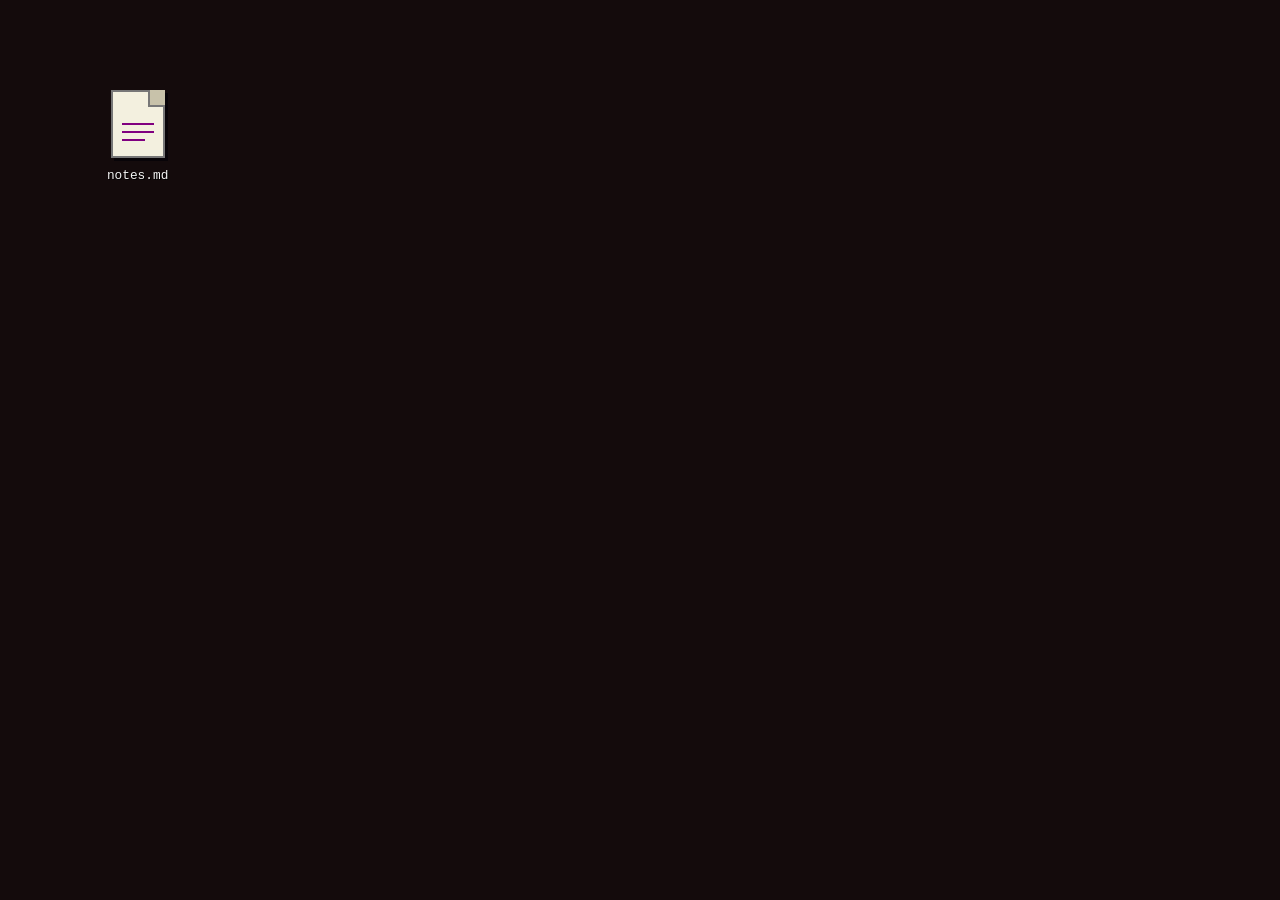
<file: about/index.html>
<!DOCTYPE html>
<html lang="en">
<head>
  <meta charset="UTF-8">
  <meta name="viewport" content="width=device-width, initial-scale=1.0">
  <title>About — Ludic Acid</title>
  <link rel="icon" href="../second-sight/favicon.svg" type="image/svg+xml">
  <link rel="stylesheet" href="../assets/css/about.css">
</head>
<body>
  <main class="desktop" aria-label="About Ludic Acid">
    <a class="file" id="notes-file" href="../notes.md">
      <span class="file-icon" aria-hidden="true">
        <span class="file-lines"></span>
      </span>
      <span class="file-name">notes.md</span>
    </a>

    <aside class="notes-window" id="notes-window" popover aria-labelledby="notes-title">
      <header class="window-bar">
        <span id="notes-title">notes.md - Notepad</span>
        <button type="button" aria-label="Close notes" popovertarget="notes-window" popovertargetaction="hide">×</button>
      </header>
      <pre id="notes-content">Opening notes.md...</pre>
      <a class="raw-link" href="../notes.md">open raw file</a>
    </aside>
  </main>

  <script src="../assets/js/about.js"></script>
</body>
</html>
</file>
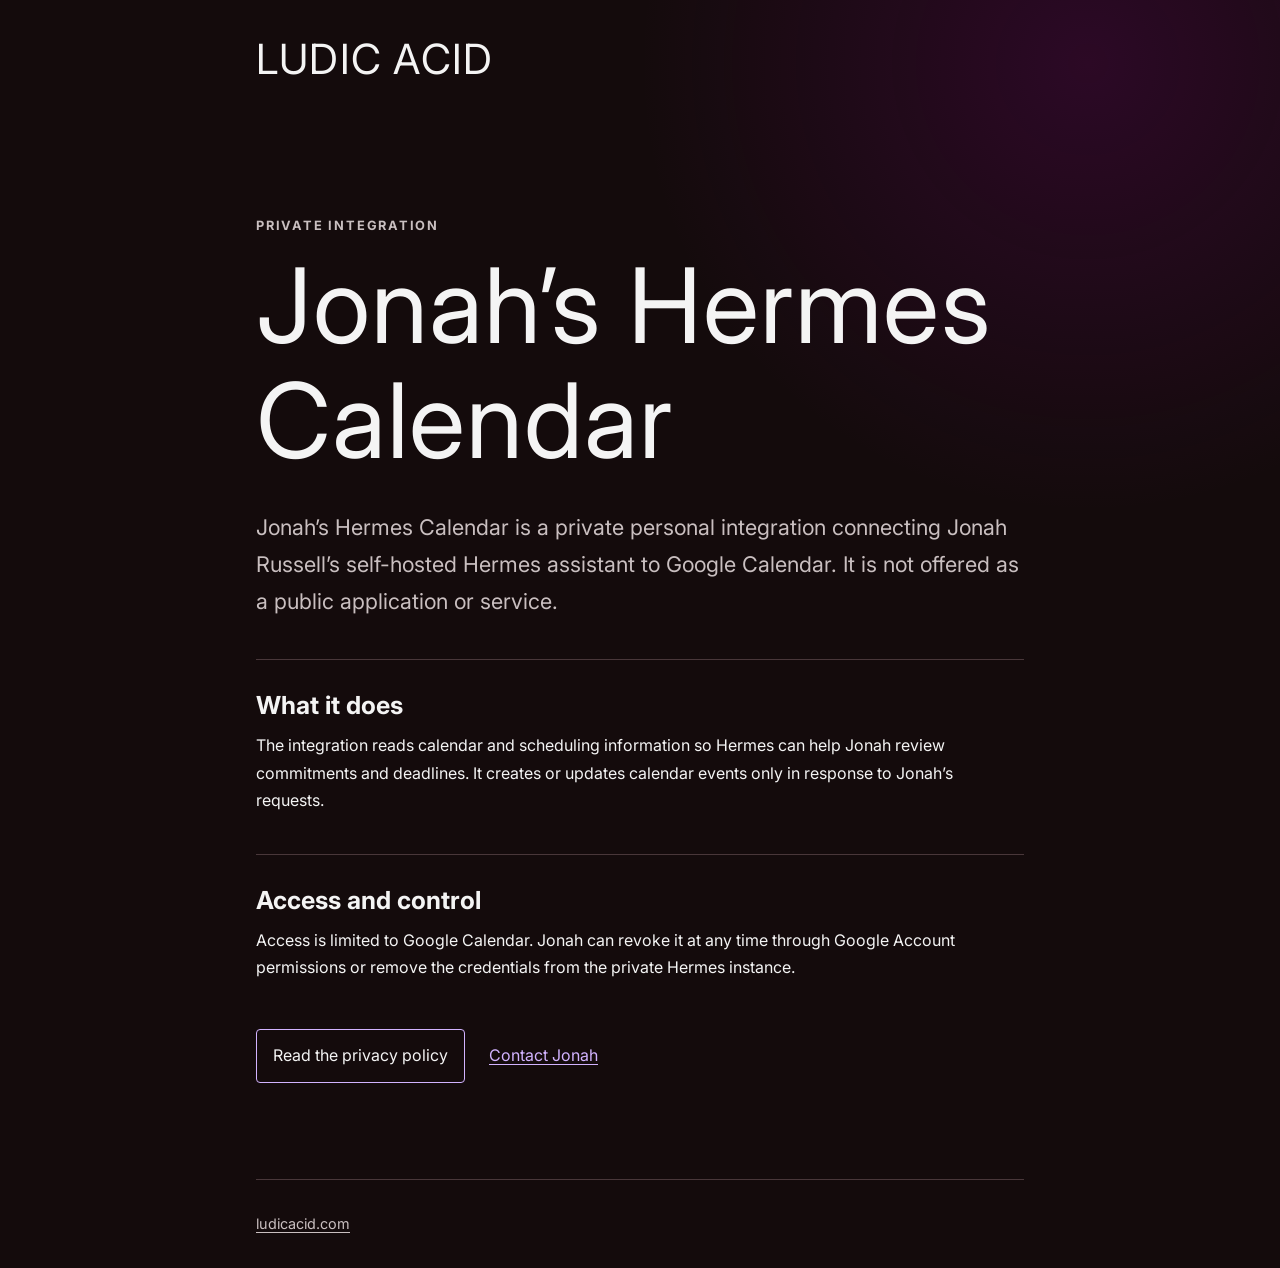
<file: hermes-calendar/index.html>
<!DOCTYPE html>
<html lang="en">
<head>
  <meta charset="UTF-8">
  <meta name="viewport" content="width=device-width, initial-scale=1.0">
  <meta name="description" content="Information about Jonah Russell’s private Hermes integration with Google Calendar.">
  <link rel="canonical" href="https://ludicacid.com/hermes-calendar/">
  <title>Jonah’s Hermes Calendar — Ludic Acid</title>
  <link rel="icon" href="../second-sight/favicon.svg" type="image/svg+xml">
  <link href="https://fonts.googleapis.com/css2?family=Inter:wght@400;600;700&amp;display=swap" rel="stylesheet">
  <link rel="stylesheet" href="../assets/css/legal.css">
</head>
<body>
  <header class="site-header">
    <a class="site-name" href="/">Ludic Acid</a>
  </header>

  <main>
    <p class="eyebrow">Private integration</p>
    <h1>Jonah’s Hermes Calendar</h1>

    <p class="lede">
      Jonah’s Hermes Calendar is a private personal integration connecting Jonah
      Russell’s self-hosted Hermes assistant to Google Calendar. It is not
      offered as a public application or service.
    </p>

    <section aria-labelledby="purpose-title">
      <h2 id="purpose-title">What it does</h2>
      <p>
        The integration reads calendar and scheduling information so Hermes can
        help Jonah review commitments and deadlines. It creates or updates
        calendar events only in response to Jonah’s requests.
      </p>
    </section>

    <section aria-labelledby="access-title">
      <h2 id="access-title">Access and control</h2>
      <p>
        Access is limited to Google Calendar. Jonah can revoke it at any time
        through Google Account permissions or remove the credentials from the
        private Hermes instance.
      </p>
    </section>

    <div class="actions">
      <a class="button" href="privacy/">Read the privacy policy</a>
      <a href="mailto:jonah@ludicacid.com">Contact Jonah</a>
    </div>
  </main>

  <footer>
    <a href="/">ludicacid.com</a>
  </footer>
</body>
</html>
</file>
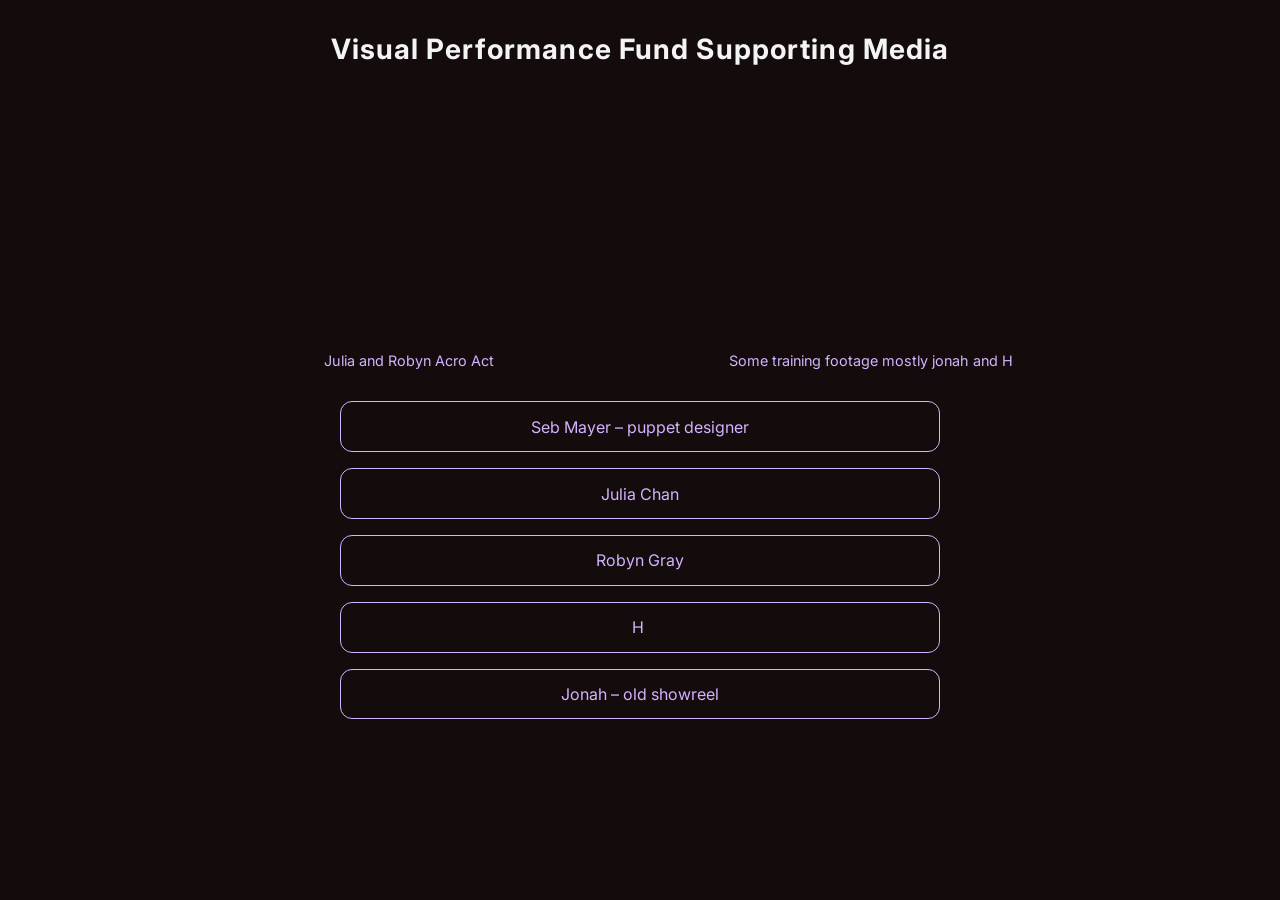
<file: newprojectmedia/index.html>
<!DOCTYPE html>
<html lang="en">
<head>
  <meta charset="UTF-8" />
  <meta name="viewport" content="width=device-width, initial-scale=1.0" />
  <title>Visual Fund – Links</title>
  <link rel="icon" href="../second-sight/favicon.svg" type="image/svg+xml" />

  <!-- GOOGLE FONT (Inter) -->
  <link href="https://fonts.googleapis.com/css2?family=Inter:wght@400;700&amp;display=swap" rel="stylesheet">

  <style>
    /* RESET */
    * { box-sizing:border-box; margin:0; padding:0; }

    body {
      font-family:'Inter', sans-serif;
      background:#140b0c;
      color:#f4f4f4;
      min-height:100vh;
      display:flex;
      flex-direction:column;
      align-items:center;
      padding:2rem 1rem 4rem;
      gap:2rem;
    }

    h1 {
      font-size:1.75rem;
      font-weight:700;
      letter-spacing:0.04em;
      text-align:center;
    }

    /* VIDEO GRID */
    .video-grid {
      width:100%;
      max-width:900px;
      display:grid;
      gap:1.5rem;
      grid-template-columns:repeat(auto-fill,minmax(320px,1fr));
    }

    .video-block { display:flex; flex-direction:column; align-items:center; }

    .video {
      position:relative;
      width:100%;
      aspect-ratio:16/9;
    }
    .video iframe { position:absolute; inset:0; width:100%; height:100%; border:0; }

    figcaption {
      margin-top:0.5rem;
      font-size:0.9rem;
      color:#d2b3ff;
      text-align:center;
    }

    /* LINK LIST */
    .link-list {
      display:flex;
      flex-direction:column;
      gap:1rem;
      width:100%;
      max-width:600px;
    }
    .link-list a {
      display:block;
      width:100%;
      padding:0.9rem 1.25rem;
      border:1px solid #d2b3ff;
      border-radius:0.75rem;
      color:#d2b3ff;
      text-decoration:none;
      font-size:1rem;
      text-align:center;
      transition:background 0.2s, color 0.2s;
    }
    .link-list a:hover { background:#d2b3ff22; color:#f4f4f4; }
  </style>
</head>
<body>

  <h1>Visual Performance Fund Supporting Media</h1>

  <section class="video-grid">
    <!-- Video 1 -->
    <figure class="video-block">
      <div class="video"><iframe src="https://assets.ludicacid.com/images/misc/julia-robyn.mp4" allowfullscreen></iframe></div>
      <figcaption>Julia and Robyn Acro Act</figcaption>
    </figure>

    <!-- Video 2 -->
    <figure class="video-block">
      <div class="video"><iframe src="https://assets.ludicacid.com/images/second-sight/training-july.webm" allowfullscreen></iframe></div>
      <figcaption>Some training footage mostly jonah and H</figcaption>
    </figure>
  </section>

  <nav class="link-list">
    <a href="https://www.sebmayer.com/" target="_blank" rel="noopener">Seb&nbsp;Mayer – puppet&nbsp;designer</a>
    <a href="https://www.instagram.com/julia_chan_circus_/" target="_blank" rel="noopener">Julia&nbsp;Chan</a>
    <a href="https://www.instagram.com/robyn_performance_/" target="_blank" rel="noopener">Robyn&nbsp;Gray</a>
    <a href="https://www.instagram.com/h.barton781/" target="_blank" rel="noopener">H&nbsp;</a>
    <a href="https://youtu.be/-l_NkU7pbpg" target="_blank" rel="noopener">Jonah – old&nbsp;showreel</a>
  </nav>

</body>
</html>
</file>
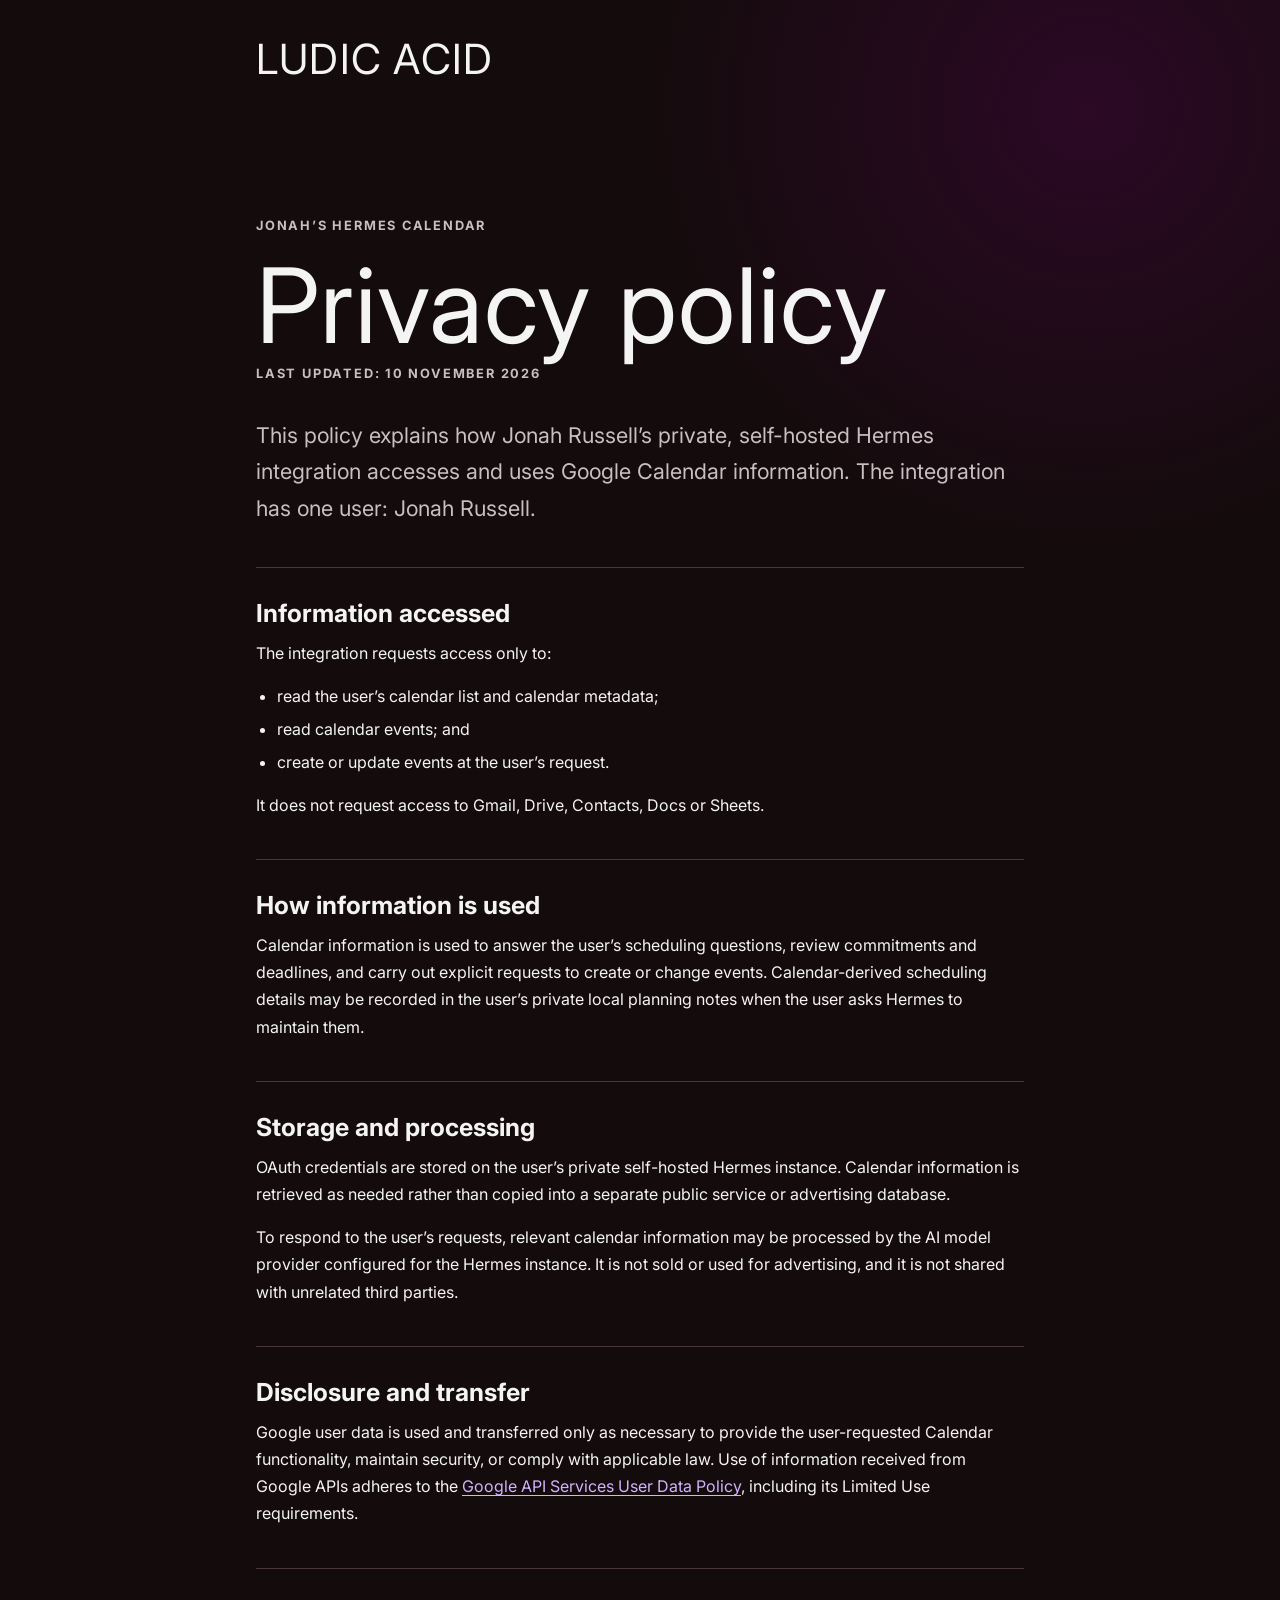
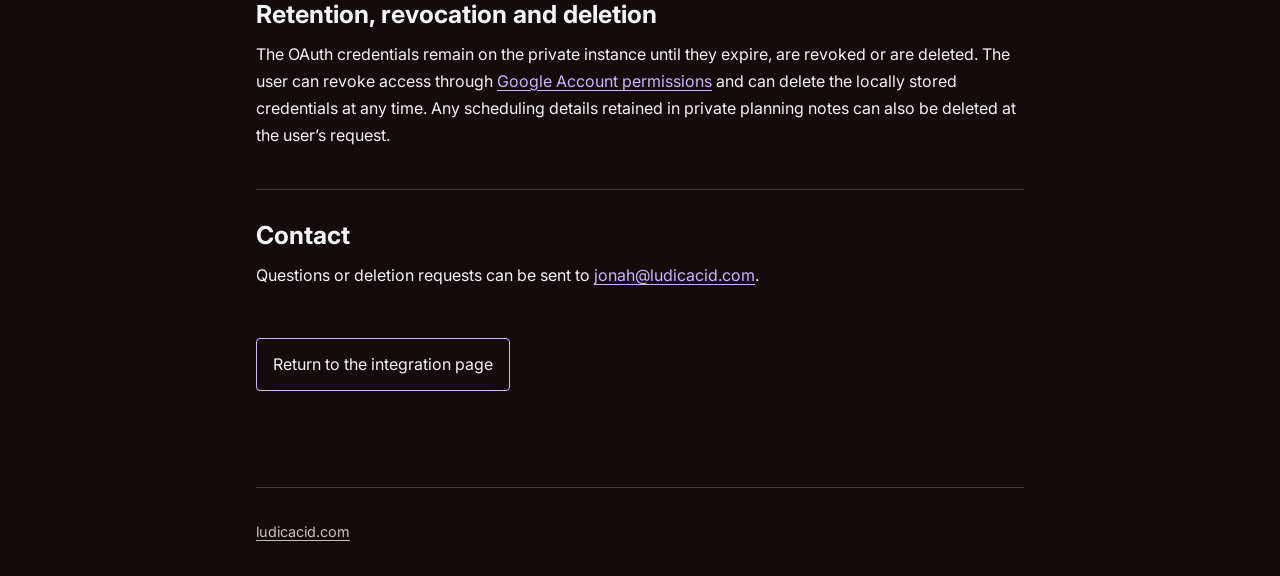
<file: hermes-calendar/privacy/index.html>
<!DOCTYPE html>
<html lang="en">
<head>
  <meta charset="UTF-8">
  <meta name="viewport" content="width=device-width, initial-scale=1.0">
  <meta name="description" content="Privacy policy for Jonah Russell’s private Hermes integration with Google Calendar.">
  <link rel="canonical" href="https://ludicacid.com/hermes-calendar/privacy/">
  <title>Privacy Policy — Jonah’s Hermes Calendar</title>
  <link rel="icon" href="../../second-sight/favicon.svg" type="image/svg+xml">
  <link href="https://fonts.googleapis.com/css2?family=Inter:wght@400;600;700&amp;display=swap" rel="stylesheet">
  <link rel="stylesheet" href="../../assets/css/legal.css">
</head>
<body>
  <header class="site-header">
    <a class="site-name" href="/">Ludic Acid</a>
  </header>

  <main>
    <p class="eyebrow">Jonah’s Hermes Calendar</p>
    <h1>Privacy policy</h1>
    <p class="updated">Last updated: 10 November 2026</p>

    <p class="lede">
      This policy explains how Jonah Russell’s private, self-hosted Hermes
      integration accesses and uses Google Calendar information. The integration
      has one user: Jonah Russell.
    </p>

    <section>
      <h2>Information accessed</h2>
      <p>The integration requests access only to:</p>
      <ul>
        <li>read the user’s calendar list and calendar metadata;</li>
        <li>read calendar events; and</li>
        <li>create or update events at the user’s request.</li>
      </ul>
      <p>It does not request access to Gmail, Drive, Contacts, Docs or Sheets.</p>
    </section>

    <section>
      <h2>How information is used</h2>
      <p>
        Calendar information is used to answer the user’s scheduling questions,
        review commitments and deadlines, and carry out explicit requests to
        create or change events. Calendar-derived scheduling details may be
        recorded in the user’s private local planning notes when the user asks
        Hermes to maintain them.
      </p>
    </section>

    <section>
      <h2>Storage and processing</h2>
      <p>
        OAuth credentials are stored on the user’s private self-hosted Hermes
        instance. Calendar information is retrieved as needed rather than copied
        into a separate public service or advertising database.
      </p>
      <p>
        To respond to the user’s requests, relevant calendar information may be
        processed by the AI model provider configured for the Hermes instance.
        It is not sold or used for advertising, and it is not shared with
        unrelated third parties.
      </p>
    </section>

    <section>
      <h2>Disclosure and transfer</h2>
      <p>
        Google user data is used and transferred only as necessary to provide
        the user-requested Calendar functionality, maintain security, or comply
        with applicable law. Use of information received from Google APIs
        adheres to the
        <a href="https://developers.google.com/terms/api-services-user-data-policy">Google API Services User Data Policy</a>,
        including its Limited Use requirements.
      </p>
    </section>

    <section>
      <h2>Retention, revocation and deletion</h2>
      <p>
        The OAuth credentials remain on the private instance until they expire,
        are revoked or are deleted. The user can revoke access through
        <a href="https://myaccount.google.com/permissions">Google Account permissions</a>
        and can delete the locally stored credentials at any time. Any scheduling
        details retained in private planning notes can also be deleted at the
        user’s request.
      </p>
    </section>

    <section>
      <h2>Contact</h2>
      <p>
        Questions or deletion requests can be sent to
        <a href="mailto:jonah@ludicacid.com">jonah@ludicacid.com</a>.
      </p>
    </section>

    <div class="actions">
      <a class="button" href="../">Return to the integration page</a>
    </div>
  </main>

  <footer>
    <a href="/">ludicacid.com</a>
  </footer>
</body>
</html>
</file>
<file: assets/css/about.css>
*, *::before, *::after {
  box-sizing: border-box;
}

html, body {
  min-height: 100%;
  margin: 0;
}

body {
  overflow: hidden;
  background: #140b0c;
  color: #f4f4f4;
  font-family: "Courier New", Courier, monospace;
}

.desktop {
  min-height: 100vh;
  padding: clamp(2rem, 7vw, 6rem);
  background: #140b0c;
}

.file {
  display: inline-flex;
  width: 96px;
  flex-direction: column;
  align-items: center;
  gap: 0.55rem;
  color: #f4f4f4;
  text-align: center;
  text-decoration: none;
}

.file:focus-visible {
  outline: 1px dotted #f4f4f4;
  outline-offset: 0.4rem;
}

.file-icon {
  position: relative;
  display: block;
  width: 54px;
  height: 68px;
  border: 2px solid #777;
  background: #f3f0df;
  box-shadow: 3px 3px 0 #080408;
}

.file-icon::before {
  content: "";
  position: absolute;
  top: -2px;
  right: -2px;
  width: 17px;
  height: 17px;
  border-bottom: 2px solid #777;
  border-left: 2px solid #777;
  background: #c8c2aa;
}

.file-lines,
.file-lines::before,
.file-lines::after {
  position: absolute;
  left: 9px;
  width: 32px;
  height: 2px;
  background: #800080;
}

.file-lines { top: 31px; }
.file-lines::before { content: ""; top: 8px; left: 0; }
.file-lines::after { content: ""; top: 16px; left: 0; width: 23px; }

.file-name {
  padding: 0.08rem 0.25rem;
  font-size: 0.8rem;
  text-shadow: 1px 1px #000;
}

.file:hover .file-name {
  background: #800080;
}

.notes-window {
  position: fixed;
  inset: clamp(2rem, 7vw, 6rem) auto auto calc(clamp(2rem, 7vw, 6rem) + 7rem);
  width: min(480px, calc(100vw - clamp(11rem, 19vw, 14rem)));
  max-height: min(430px, calc(100vh - 4rem));
  margin: 0;
  padding: 1rem;
  overflow: auto;
  border: 1px solid rgba(244, 244, 244, 0.28);
  border-radius: 0.6rem;
  background: #211719;
  color: #f4f4f4;
  box-shadow: 0 0.75rem 2rem rgba(0, 0, 0, 0.4);
  font-family: "Courier New", Courier, monospace;
}

.notes-window::before {
  content: "";
  position: fixed;
  top: calc(clamp(2rem, 7vw, 6rem) + 1.5rem);
  left: calc(clamp(2rem, 7vw, 6rem) + 6.55rem);
  width: 0.8rem;
  height: 0.8rem;
  border-bottom: 1px solid rgba(244, 244, 244, 0.28);
  border-left: 1px solid rgba(244, 244, 244, 0.28);
  background: #211719;
  transform: rotate(45deg);
}

.notes-window::backdrop {
  background: transparent;
}

.window-bar {
  display: flex;
  align-items: center;
  justify-content: space-between;
  padding: 0 0 0.75rem;
  border-bottom: 1px solid rgba(244, 244, 244, 0.14);
  color: #f4f4f4;
  font: 600 0.72rem/1.2 "Courier New", Courier, monospace;
  letter-spacing: 0.08em;
  text-transform: uppercase;
}

.window-bar button {
  width: 1.5rem;
  height: 1.5rem;
  padding: 0;
  border: 0;
  border-radius: 50%;
  background: transparent;
  color: #f4f4f4;
  font: 18px/1 sans-serif;
  cursor: pointer;
}

.window-bar button:hover { background: rgba(255, 255, 255, 0.1); }

.notes-window pre {
  min-height: 120px;
  margin: 0;
  padding: 1rem 0;
  overflow: auto;
  border: 0;
  background: transparent;
  color: inherit;
  white-space: pre-wrap;
  font: 0.9rem/1.55 "Courier New", Courier, monospace;
}

.raw-link {
  display: inline-block;
  padding: 0.15rem 0.35rem;
  color: #d2b3ff;
  font-size: 0.72rem;
}

@media (max-width: 680px) {
  .notes-window {
    inset: 9rem 1rem auto;
    width: auto;
    max-height: calc(100vh - 10rem);
  }

  .notes-window::before {
    top: 8.6rem;
    left: calc(clamp(2rem, 7vw, 6rem) + 2.1rem);
    border-top: 1px solid rgba(244, 244, 244, 0.28);
    border-right: 1px solid rgba(244, 244, 244, 0.28);
    border-bottom: 0;
    border-left: 0;
  }
}
</file>
<file: assets/css/legal.css>
@font-face {
  font-family: "Lithops";
  src: url("https://assets.ludicacid.com/fonts/Lithops-Regular.woff") format("woff");
  font-display: swap;
}

:root {
  color-scheme: dark;
  --background: #140b0c;
  --surface: #211416;
  --text: #f4f4f4;
  --muted: #c9bfc0;
  --accent: #d2b3ff;
  --border: #49373a;
}

*,
*::before,
*::after {
  box-sizing: border-box;
}

html {
  background: var(--background);
}

body {
  min-height: 100vh;
  margin: 0;
  display: flex;
  flex-direction: column;
  background:
    radial-gradient(circle at 85% 5%, rgba(128, 0, 128, 0.22), transparent 28rem),
    var(--background);
  color: var(--text);
  font: 400 1rem/1.7 "Inter", sans-serif;
}

a {
  color: var(--accent);
  text-underline-offset: 0.2em;
}

a:hover,
a:focus-visible {
  text-decoration-thickness: 0.14em;
}

.site-header,
main,
footer {
  width: min(100% - 2rem, 48rem);
  margin-inline: auto;
}

.site-header {
  padding-block: 1.5rem;
}

.site-name {
  color: var(--text);
  font-family: "Lithops", "Inter", sans-serif;
  font-size: clamp(1.7rem, 6vw, 2.6rem);
  letter-spacing: 0.03em;
  text-decoration: none;
  text-transform: uppercase;
}

main {
  flex: 1;
  padding-block: clamp(2.5rem, 9vw, 6rem);
}

.eyebrow,
.updated {
  margin: 0 0 0.75rem;
  color: var(--muted);
  font-size: 0.8rem;
  font-weight: 700;
  letter-spacing: 0.14em;
  text-transform: uppercase;
}

h1,
h2 {
  line-height: 1.1;
}

h1 {
  max-width: 12ch;
  margin: 0;
  font-family: "Lithops", "Inter", sans-serif;
  font-size: clamp(3rem, 10vw, 6.5rem);
  font-weight: 400;
  letter-spacing: 0.01em;
}

h2 {
  margin: 0 0 0.8rem;
  font-size: clamp(1.2rem, 4vw, 1.55rem);
}

p,
ul {
  margin-block: 0 1rem;
}

ul {
  padding-left: 1.3rem;
}

li + li {
  margin-top: 0.35rem;
}

.lede {
  margin-block: 2rem 0;
  color: var(--muted);
  font-size: clamp(1.1rem, 3vw, 1.35rem);
}

.updated + .lede {
  margin-top: 2rem;
}

section {
  margin-top: 2.5rem;
  padding-top: 2rem;
  border-top: 1px solid var(--border);
}

.actions {
  margin-top: 3rem;
  display: flex;
  flex-wrap: wrap;
  align-items: center;
  gap: 1rem 1.5rem;
}

.button {
  display: inline-block;
  padding: 0.75rem 1rem;
  border: 1px solid var(--accent);
  border-radius: 0.25rem;
  color: var(--text);
  text-decoration: none;
}

.button:hover,
.button:focus-visible {
  background: var(--accent);
  color: var(--background);
  text-decoration: none;
}

footer {
  padding-block: 2rem;
  border-top: 1px solid var(--border);
  color: var(--muted);
  font-size: 0.9rem;
}

footer a {
  color: inherit;
}

@media (max-width: 32rem) {
  .site-header,
  main,
  footer {
    width: min(100% - 1.5rem, 48rem);
  }

  main {
    padding-top: 2rem;
  }
}
</file>
